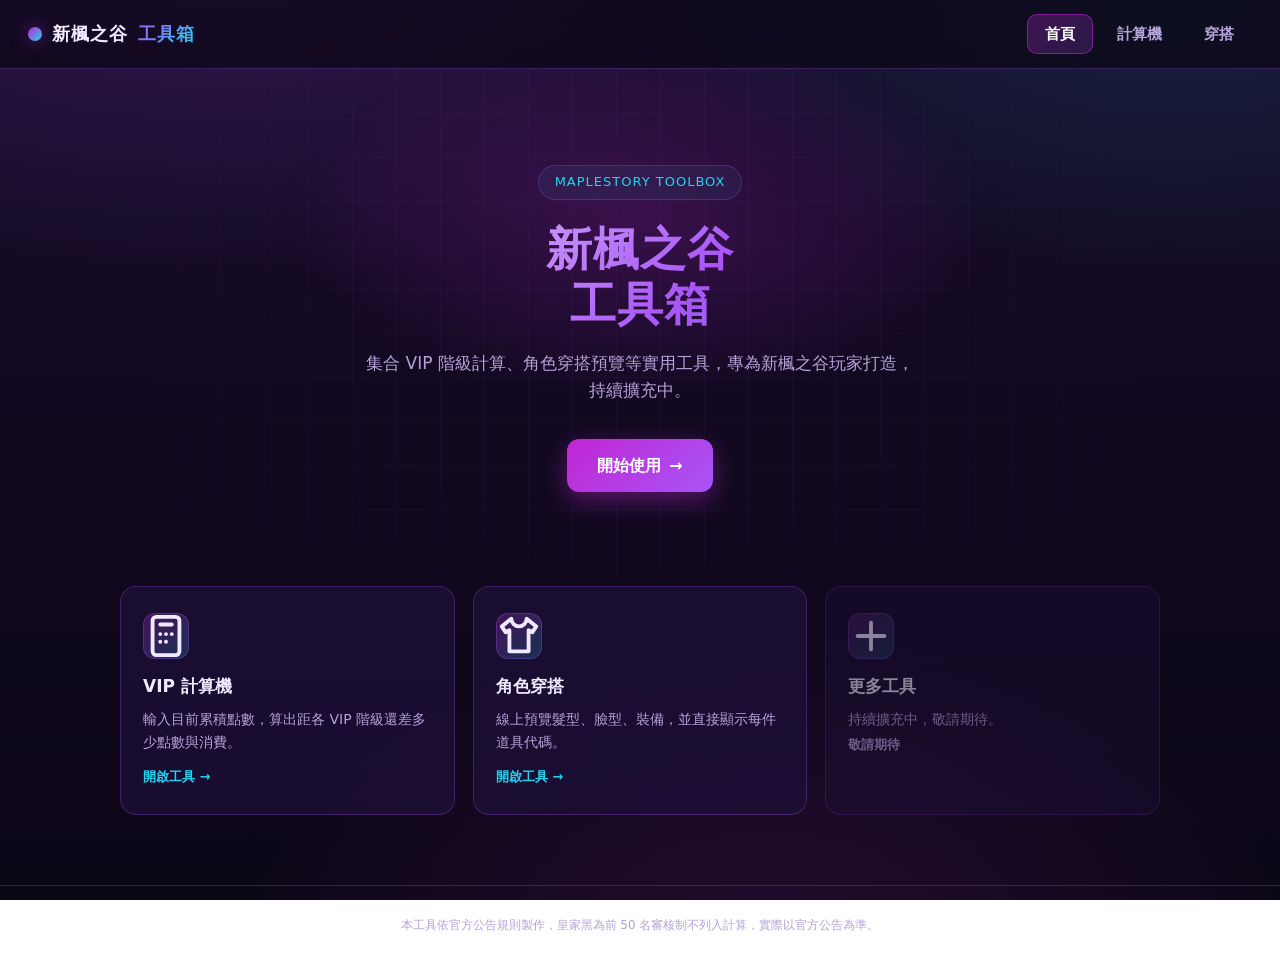
<file: index.html>
<!DOCTYPE html>
<html lang="zh-Hant">
<head>
    <meta charset="UTF-8">
    <meta name="viewport" content="width=device-width, initial-scale=1.0">
    <title>新楓之谷 工具箱 — 首頁</title>
    <link rel="stylesheet" href="style.css">
</head>
<body>
    <!-- 頂部導覽 bar -->
    <nav class="navbar">
        <a class="nav-logo" href="index.html">
            <span class="logo-dot"></span>新楓之谷 <span class="logo-accent">工具箱</span>
        </a>
        <div class="nav-links">
            <a href="index.html" class="active">首頁</a>
            <a href="calculator.html">計算機</a>
            <a href="dress.html">穿搭</a>
        </div>
    </nav>

    <!-- Hero banner -->
    <header class="hero">
        <span class="hero-tag">MAPLESTORY TOOLBOX</span>
        <h1>新楓之谷<br>工具箱</h1>
        <p class="lead">集合 VIP 階級計算、角色穿搭預覽等實用工具，專為新楓之谷玩家打造，持續擴充中。</p>
        <a class="btn-neon" href="#tools">開始使用 <span class="arrow">&rarr;</span></a>
    </header>

    <!-- 特色介紹 -->
    <main class="wrap">
        <div class="features" id="tools">
            <a class="feature tool-card" href="calculator.html">
                <div class="f-icon">
                    <svg viewBox="0 0 24 24" fill="none" stroke="currentColor" stroke-width="2" stroke-linecap="round" stroke-linejoin="round"><rect x="5" y="2" width="14" height="20" rx="2"/><line x1="9" y1="6" x2="15" y2="6"/><line x1="9" y1="11" x2="9.01" y2="11"/><line x1="12" y1="11" x2="12.01" y2="11"/><line x1="15" y1="11" x2="15.01" y2="11"/><line x1="9" y1="15" x2="9.01" y2="15"/><line x1="12" y1="15" x2="12.01" y2="15"/></svg>
                </div>
                <h3>VIP 計算機</h3>
                <p>輸入目前累積點數，算出距各 VIP 階級還差多少點數與消費。</p>
                <span class="tool-go">開啟工具 &rarr;</span>
            </a>
            <a class="feature tool-card" href="dress.html">
                <div class="f-icon">
                    <svg viewBox="0 0 24 24" fill="none" stroke="currentColor" stroke-width="2" stroke-linecap="round" stroke-linejoin="round"><path d="M8 3 3 7l2 3 2-1v11h10V9l2 1 2-3-5-4a4 4 0 0 1-8 0z"/></svg>
                </div>
                <h3>角色穿搭</h3>
                <p>線上預覽髮型、臉型、裝備，並直接顯示每件道具代碼。</p>
                <span class="tool-go">開啟工具 &rarr;</span>
            </a>
            <div class="feature tool-card disabled">
                <div class="f-icon">
                    <svg viewBox="0 0 24 24" fill="none" stroke="currentColor" stroke-width="2" stroke-linecap="round" stroke-linejoin="round"><line x1="12" y1="5" x2="12" y2="19"/><line x1="5" y1="12" x2="19" y2="12"/></svg>
                </div>
                <h3>更多工具</h3>
                <p>持續擴充中，敬請期待。</p>
                <span class="tool-go muted">敬請期待</span>
            </div>
        </div>
    </main>

    <footer class="page-footer">
        <p>本工具依官方公告規則製作，皇家黑為前 50 名審核制不列入計算，實際以官方公告為準。</p>
    </footer>
</body>
</html>
</file>
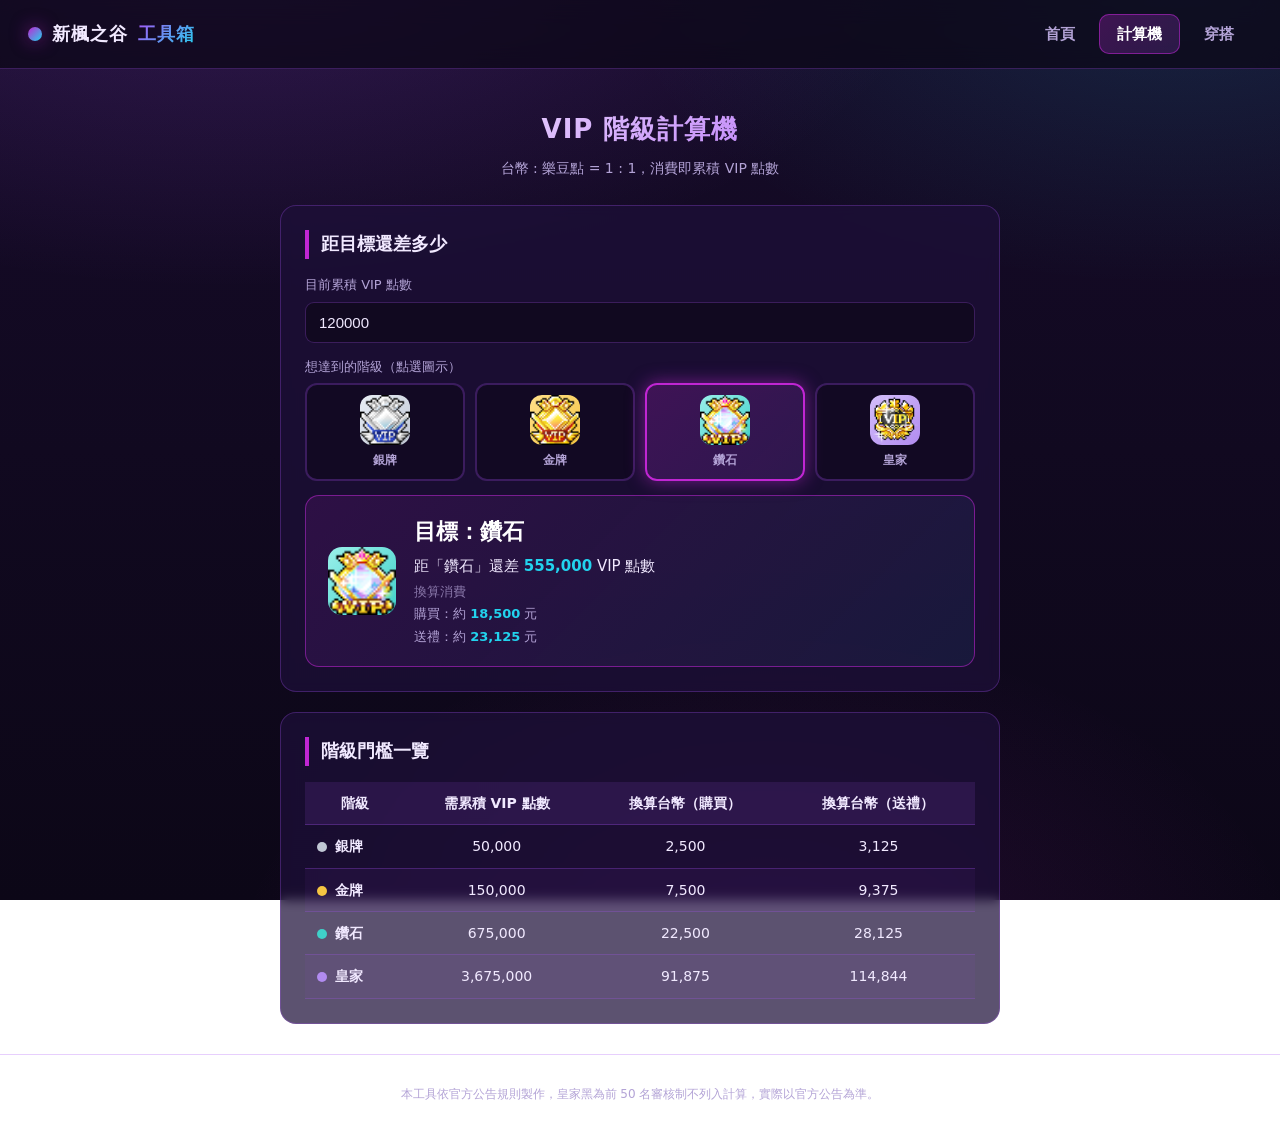
<file: calculator.html>
<!DOCTYPE html>
<html lang="zh-Hant">
<head>
    <meta charset="UTF-8">
    <meta name="viewport" content="width=device-width, initial-scale=1.0">
    <title>新楓之谷 工具箱 — VIP 計算機</title>
    <link rel="stylesheet" href="style.css">
</head>
<body>
    <!-- 頂部導覽 bar -->
    <nav class="navbar">
        <a class="nav-logo" href="index.html">
            <span class="logo-dot"></span>新楓之谷 <span class="logo-accent">工具箱</span>
        </a>
        <div class="nav-links">
            <a href="index.html">首頁</a>
            <a href="calculator.html" class="active">計算機</a>
            <a href="dress.html">穿搭</a>
        </div>
    </nav>

    <div class="wrap narrow">
        <div class="section-title">
            <h2>VIP 階級計算機</h2>
            <p>台幣 : 樂豆點 = 1 : 1，消費即累積 VIP 點數</p>
        </div>

        <!-- 目標試算：目前點數 + 目標階級 → 還差多少 -->
        <section class="card">
            <h2>距目標還差多少</h2>
            <label class="field">
                <span>目前累積 VIP 點數</span>
                <input type="number" id="cPoints" min="0" step="1000" placeholder="例如：120000" value="120000">
            </label>
            <div class="field">
                <span>想達到的階級（點選圖示）</span>
                <div class="tier-picker" id="tierPicker"></div>
            </div>
            <div class="result-badge" id="goalResult"></div>
        </section>

        <!-- 階級門檻一覽 -->
        <section class="card overview">
            <h2>階級門檻一覽</h2>
            <div class="table-wrap">
                <table id="thresholdTable">
                    <thead>
                        <tr>
                            <th>階級</th>
                            <th>需累積 VIP 點數</th>
                            <th>換算台幣（購買）</th>
                            <th>換算台幣（送禮）</th>
                        </tr>
                    </thead>
                    <tbody></tbody>
                </table>
            </div>
        </section>
    </div>

    <footer class="page-footer">
        <p>本工具依官方公告規則製作，皇家黑為前 50 名審核制不列入計算，實際以官方公告為準。</p>
    </footer>

    <script src="script.js"></script>
</body>
</html>
</file>
<file: style.css>
/* =========================================================
 * 新楓之谷 VIP 階級計算機 — 紫色霓虹電競風
 * 共用樣式（首頁 index.html + 計算機 calculator.html）
 * ========================================================= */

/* ===== 全域 ===== */
* {
    margin: 0;
    padding: 0;
    box-sizing: border-box;
}

:root {
    /* 背景 */
    --bg-0: #0c0717;
    --bg-1: #160b29;
    --panel: rgba(30, 16, 58, 0.72);
    --panel-2: #1a0f33;
    --border: rgba(168, 85, 247, 0.28);
    --border-strong: rgba(192, 38, 211, 0.55);

    /* 文字 */
    --text: #f1e9ff;
    --text-dim: #b3a3d6;

    /* 霓虹主色 */
    --neon: #c026d3;
    --neon-2: #a855f7;
    --neon-cyan: #22d3ee;
    --glow: 0 0 18px rgba(192, 38, 211, 0.55);

    /* 各 VIP 階級代表色 */
    --lv-none: #6b7280;
    --lv-silver: #c0c7d4;
    --lv-gold: #f5c542;
    --lv-diamond: #3fd0c9;
    --lv-royal: #b18bf0;
}

body {
    font-family: "Microsoft JhengHei", "PingFang TC", "Noto Sans TC", system-ui, sans-serif;
    color: var(--text);
    line-height: 1.6;
    min-height: 100vh;
    background:
        radial-gradient(1200px 600px at 18% -8%, rgba(168, 85, 247, 0.20), transparent 60%),
        radial-gradient(1000px 520px at 92% 0%, rgba(34, 211, 238, 0.12), transparent 55%),
        radial-gradient(900px 600px at 60% 110%, rgba(192, 38, 211, 0.14), transparent 60%),
        linear-gradient(180deg, var(--bg-1), var(--bg-0));
    background-attachment: fixed;
}

a {
    text-decoration: none;
}

/* ===== 頂部導覽 bar ===== */
.navbar {
    position: sticky;
    top: 0;
    z-index: 50;
    display: flex;
    align-items: center;
    justify-content: space-between;
    padding: 14px 28px;
    background: rgba(12, 7, 23, 0.72);
    backdrop-filter: blur(12px);
    -webkit-backdrop-filter: blur(12px);
    border-bottom: 1px solid var(--border);
}

.nav-logo {
    display: flex;
    align-items: center;
    gap: 10px;
    font-weight: 800;
    font-size: 18px;
    letter-spacing: 1px;
    color: var(--text);
}

.nav-logo .logo-dot {
    width: 14px;
    height: 14px;
    border-radius: 50%;
    background: linear-gradient(135deg, var(--neon), var(--neon-cyan));
    box-shadow: var(--glow);
}

.nav-logo .logo-accent {
    background: linear-gradient(135deg, var(--neon-2), var(--neon-cyan));
    -webkit-background-clip: text;
    background-clip: text;
    -webkit-text-fill-color: transparent;
}

.nav-links {
    display: flex;
    gap: 6px;
}

.nav-links a {
    color: var(--text-dim);
    padding: 8px 18px;
    border-radius: 10px;
    font-size: 15px;
    font-weight: 600;
    transition: color 0.15s, background 0.15s;
}

.nav-links a:hover {
    color: var(--text);
    background: rgba(168, 85, 247, 0.12);
}

.nav-links a.active {
    color: #fff;
    background: linear-gradient(135deg, rgba(192, 38, 211, 0.28), rgba(168, 85, 247, 0.18));
    box-shadow: inset 0 0 0 1px var(--border-strong);
}

/* ===== 共用容器 ===== */
.wrap {
    max-width: 1080px;
    margin: 0 auto;
    padding: 0 20px;
}

.wrap.narrow {
    max-width: 760px;
}

/* ===== 霓虹按鈕 ===== */
.btn-neon {
    display: inline-flex;
    align-items: center;
    gap: 8px;
    padding: 14px 30px;
    border-radius: 12px;
    font-size: 16px;
    font-weight: 700;
    color: #fff;
    background: linear-gradient(135deg, var(--neon), var(--neon-2));
    box-shadow: 0 8px 26px rgba(192, 38, 211, 0.42);
    transition: transform 0.15s, box-shadow 0.15s;
}

.btn-neon:hover {
    transform: translateY(-2px);
    box-shadow: 0 12px 32px rgba(192, 38, 211, 0.58);
}

.btn-neon .arrow {
    transition: transform 0.15s;
}

.btn-neon:hover .arrow {
    transform: translateX(4px);
}

/* ===== 首頁 Hero ===== */
.hero {
    position: relative;
    text-align: center;
    padding: 96px 20px 84px;
    overflow: hidden;
}

/* Hero 背景裝飾光暈與網格 */
.hero::before {
    content: "";
    position: absolute;
    inset: 0;
    background:
        radial-gradient(520px 260px at 50% 30%, rgba(192, 38, 211, 0.22), transparent 70%),
        linear-gradient(rgba(168, 85, 247, 0.05) 1px, transparent 1px),
        linear-gradient(90deg, rgba(168, 85, 247, 0.05) 1px, transparent 1px);
    background-size: 100% 100%, 44px 44px, 44px 44px;
    -webkit-mask-image: radial-gradient(circle at 50% 35%, #000 40%, transparent 75%);
    mask-image: radial-gradient(circle at 50% 35%, #000 40%, transparent 75%);
    z-index: 0;
}

.hero > * {
    position: relative;
    z-index: 1;
}

.hero-tag {
    display: inline-block;
    padding: 6px 16px;
    margin-bottom: 22px;
    border-radius: 999px;
    font-size: 13px;
    letter-spacing: 1px;
    color: var(--neon-cyan);
    border: 1px solid var(--border);
    background: rgba(34, 211, 238, 0.06);
}

.hero h1 {
    font-size: 46px;
    font-weight: 800;
    line-height: 1.2;
    letter-spacing: 1px;
    background: linear-gradient(135deg, #ffffff 10%, var(--neon-2) 55%, var(--neon-cyan));
    -webkit-background-clip: text;
    background-clip: text;
    -webkit-text-fill-color: transparent;
}

.hero p.lead {
    max-width: 560px;
    margin: 18px auto 34px;
    font-size: 17px;
    color: var(--text-dim);
}

/* ===== 首頁特色卡 ===== */
.features {
    display: grid;
    grid-template-columns: repeat(3, 1fr);
    gap: 18px;
    margin: 10px 0 70px;
}

.feature {
    background: var(--panel);
    border: 1px solid var(--border);
    border-radius: 16px;
    padding: 26px 22px;
    transition: transform 0.15s, border-color 0.15s;
}

.feature:hover {
    transform: translateY(-4px);
    border-color: var(--border-strong);
}

.feature .f-icon {
    width: 46px;
    height: 46px;
    display: flex;
    align-items: center;
    justify-content: center;
    margin-bottom: 14px;
    border-radius: 12px;
    font-size: 22px;
    background: linear-gradient(135deg, rgba(192, 38, 211, 0.25), rgba(34, 211, 238, 0.18));
    box-shadow: inset 0 0 0 1px var(--border);
}

.feature h3 {
    font-size: 17px;
    margin-bottom: 8px;
}

.feature p {
    font-size: 14px;
    color: var(--text-dim);
}

/* ===== 卡片（計算機頁） ===== */
.section-title {
    text-align: center;
    margin: 40px 0 26px;
}

.section-title h2 {
    font-size: 26px;
    letter-spacing: 1px;
    background: linear-gradient(135deg, #fff, var(--neon-2));
    -webkit-background-clip: text;
    background-clip: text;
    -webkit-text-fill-color: transparent;
}

.section-title p {
    margin-top: 6px;
    font-size: 14px;
    color: var(--text-dim);
}

.card {
    background: var(--panel);
    border: 1px solid var(--border);
    border-radius: 16px;
    padding: 24px;
    margin-bottom: 20px;
    backdrop-filter: blur(6px);
    -webkit-backdrop-filter: blur(6px);
}

.card h2 {
    font-size: 18px;
    margin-bottom: 16px;
    padding-left: 12px;
    border-left: 4px solid var(--neon);
}

/* ===== 輸入區 ===== */
.field {
    display: flex;
    flex-direction: column;
    gap: 6px;
    font-size: 13px;
    margin-bottom: 14px;
}

.field span {
    color: var(--text-dim);
}

.field input,
.field select {
    background: rgba(12, 7, 23, 0.6);
    border: 1px solid var(--border);
    border-radius: 9px;
    color: var(--text);
    padding: 11px 13px;
    font-size: 15px;
    outline: none;
    transition: border-color 0.15s, box-shadow 0.15s;
}

.field input:focus,
.field select:focus {
    border-color: var(--neon-2);
    box-shadow: 0 0 0 3px rgba(168, 85, 247, 0.18);
}

/* ===== 目標階級徽章選擇器 ===== */
.tier-picker {
    display: flex;
    gap: 10px;
}

.tier-opt {
    flex: 1;
    display: flex;
    flex-direction: column;
    align-items: center;
    gap: 7px;
    padding: 10px 4px;
    background: rgba(12, 7, 23, 0.5);
    border: 2px solid var(--border);
    border-radius: 12px;
    color: var(--text-dim);
    font-size: 12px;
    cursor: pointer;
    transition: border-color 0.15s, background 0.15s, color 0.15s, transform 0.15s;
}

.tier-opt:hover {
    border-color: var(--neon-2);
    transform: translateY(-2px);
}

.tier-opt.selected {
    color: #fff;
    border-color: var(--neon);
    background: linear-gradient(135deg, rgba(192, 38, 211, 0.22), rgba(168, 85, 247, 0.14));
    box-shadow: var(--glow);
}

.tier-opt .badge {
    width: 50px;
    height: 50px;
    border-radius: 12px;
}

.tier-opt .badge-text {
    font-size: 11px;
}

.tier-opt-name {
    font-weight: 600;
}

/* ===== 計算結果（徽章 + 文字） ===== */
.result-badge {
    display: flex;
    align-items: center;
    gap: 18px;
    margin-top: 6px;
    padding: 18px 22px;
    background: linear-gradient(135deg, rgba(192, 38, 211, 0.12), rgba(34, 211, 238, 0.06));
    border: 1px solid var(--border-strong);
    border-radius: 14px;
}

.res-info {
    display: flex;
    flex-direction: column;
    gap: 4px;
}

.res-tier {
    font-size: 22px;
    font-weight: 700;
    color: #fff;
}

.res-sub {
    font-size: 15px;
    color: var(--text);
}

.res-cost {
    display: flex;
    flex-direction: column;
    gap: 2px;
    font-size: 13px;
    color: var(--text-dim);
}

.res-cost span {
    white-space: nowrap;
}

.res-cost-title {
    opacity: 0.7;
}

.res-info b {
    color: var(--neon-cyan);
}

/* ===== 徽章 ===== */
.badge {
    position: relative;
    flex-shrink: 0;
    display: flex;
    align-items: center;
    justify-content: center;
    width: 68px;
    height: 68px;
    border-radius: 14px;
    overflow: hidden;
}

.badge-img {
    position: relative;
    z-index: 2;
    width: 100%;
    height: 100%;
    object-fit: contain;
}

/* 圖檔載入失敗時露出的文字（平時被圖蓋住） */
.badge-text {
    position: absolute;
    z-index: 1;
    font-weight: 700;
    font-size: 15px;
    color: #0c0717;
}

/* 各階級背景色（圖檔載入失敗時可見） */
.badge.lv-none { background: var(--lv-none); }
.badge.lv-silver { background: linear-gradient(135deg, #e8edf5, var(--lv-silver)); }
.badge.lv-gold { background: linear-gradient(135deg, #ffe08a, var(--lv-gold)); }
.badge.lv-diamond { background: linear-gradient(135deg, #9af0ea, var(--lv-diamond)); }
.badge.lv-royal { background: linear-gradient(135deg, #d3befa, var(--lv-royal)); }
.badge.lv-none .badge-text { color: var(--text); }

/* ===== 表格 ===== */
.table-wrap {
    overflow-x: auto;
}

table {
    width: 100%;
    border-collapse: collapse;
    font-size: 14px;
}

th, td {
    padding: 10px 12px;
    text-align: center;
    border-bottom: 1px solid var(--border);
    white-space: nowrap;
}

thead th {
    background: rgba(168, 85, 247, 0.12);
    color: var(--text);
    font-weight: 600;
}

tbody tr:nth-child(even) {
    background: rgba(168, 85, 247, 0.05);
}

td.tier-cell {
    font-weight: 700;
    text-align: left;
}

.mini-dot {
    display: inline-block;
    width: 10px;
    height: 10px;
    border-radius: 50%;
    margin-right: 8px;
    vertical-align: middle;
}

.mini-dot.lv-silver { background: var(--lv-silver); }
.mini-dot.lv-gold { background: var(--lv-gold); }
.mini-dot.lv-diamond { background: var(--lv-diamond); }
.mini-dot.lv-royal { background: var(--lv-royal); }

/* ===== 頁尾 ===== */
.page-footer {
    text-align: center;
    color: var(--text-dim);
    font-size: 12px;
    padding: 30px 20px 40px;
    border-top: 1px solid var(--border);
    margin-top: 30px;
}

/* ===== RWD ===== */
@media (max-width: 820px) {
    .features {
        grid-template-columns: 1fr;
    }

    .hero h1 {
        font-size: 32px;
    }

    .navbar {
        padding: 12px 18px;
    }

    .nav-links a {
        padding: 8px 12px;
        font-size: 14px;
    }
}

@media (max-width: 480px) {
    .result-badge {
        flex-direction: column;
        text-align: center;
    }
}

/* ===== 首頁工具入口卡 ===== */
a.tool-card {
    display: flex;
    flex-direction: column;
    color: inherit;
}

.tool-card h3 {
    color: var(--text);
}

.tool-go {
    margin-top: 14px;
    font-size: 13px;
    font-weight: 700;
    color: var(--neon-cyan);
}

.tool-go.muted {
    color: var(--text-dim);
}

.tool-card.disabled {
    opacity: 0.55;
}

/* ===== 穿搭器 ===== */
.wrap.wide {
    max-width: 1840px;
}

.dress-grid {
    display: grid;
    grid-template-columns: 300px 1fr 460px;
    gap: 20px;
    margin-bottom: 18px;
    align-items: start;
}

.dress-grid .card {
    margin-bottom: 0;
}

.preview-col {
    align-items: center;
}

.preview-stage {
    width: 100%;
    min-height: 300px;
    display: flex;
    align-items: center;
    justify-content: center;
    padding: 16px;
    border-radius: 14px;
    background:
        radial-gradient(circle at 50% 42%, rgba(192, 38, 211, 0.20), transparent 70%),
        rgba(12, 7, 23, 0.5);
    border: 1px solid var(--border);
}

#charPreview {
    image-rendering: pixelated;
    max-height: 280px;
}

.skin-row {
    display: flex;
    align-items: center;
    gap: 12px;
    margin-top: 16px;
}

.skin-label {
    font-size: 13px;
    color: var(--text-dim);
}

.skin-name {
    font-size: 13px;
    font-weight: 600;
    color: var(--neon-cyan);
    margin-left: 2px;
}

.skin-tones {
    display: flex;
    flex-wrap: wrap;
    gap: 8px;
    margin-top: 10px;
}

.skin-dot {
    display: flex;
    flex-direction: column;
    align-items: center;
    gap: 3px;
    width: 56px;
    padding: 5px 2px 4px;
    border-radius: 9px;
    border: 2px solid var(--border);
    background: rgba(12, 7, 23, 0.5);
    cursor: pointer;
    transition: border-color 0.15s, background 0.15s;
}

/* 色塊：完整顯示小人，膚色差異在身體一眼可辨 */
.skin-sw {
    width: 44px;
    height: 48px;
    overflow: hidden;
    border-radius: 6px;
    background: rgba(0, 0, 0, 0.25);
}

.skin-sw img {
    width: 100%;
    height: 100%;
    object-fit: contain;
    object-position: center;
    image-rendering: pixelated;
}

.skin-cap {
    font-size: 11px;
    line-height: 1.1;
    color: var(--text-dim);
}

.skin-dot:hover {
    border-color: var(--neon-2);
}

.skin-dot:hover .skin-cap {
    color: var(--text);
}

.skin-dot.active {
    border-color: var(--neon);
    box-shadow: var(--glow);
    background: linear-gradient(135deg, rgba(192, 38, 211, 0.22), rgba(168, 85, 247, 0.12));
}

.skin-dot.active .skin-cap {
    color: #fff;
}

/* 分類 tabs */
.cat-tabs {
    display: flex;
    flex-wrap: wrap;
    gap: 8px;
    margin-bottom: 14px;
}

.cat-tab {
    padding: 8px 16px;
    border-radius: 999px;
    border: 1px solid var(--border);
    background: rgba(12, 7, 23, 0.5);
    color: var(--text-dim);
    font-size: 14px;
    cursor: pointer;
    transition: color 0.15s, border-color 0.15s, background 0.15s;
}

.cat-tab:hover {
    color: var(--text);
    border-color: var(--neon-2);
}

.cat-tab.active {
    color: #fff;
    border-color: var(--neon);
    background: linear-gradient(135deg, rgba(192, 38, 211, 0.3), rgba(168, 85, 247, 0.18));
}

/* 篩選列（道具類型 / 性別 下拉選單） */
.filter-bar {
    display: flex;
    flex-wrap: wrap;
    gap: 10px;
    margin-bottom: 12px;
}

.filter-field {
    display: flex;
    align-items: center;
    gap: 6px;
    flex: 1 1 0;
    min-width: 0;
}

.filter-field > span {
    font-size: 13px;
    color: var(--text-dim);
    white-space: nowrap;
}

.filter-select {
    flex: 1 1 auto;
    min-width: 0;
    background: rgba(12, 7, 23, 0.6);
    border: 1px solid var(--border);
    border-radius: 8px;
    color: var(--text);
    padding: 7px 10px;
    font-size: 14px;
    cursor: pointer;
    outline: none;
    transition: border-color 0.15s, box-shadow 0.15s;
}

.filter-select:hover {
    border-color: var(--neon-2);
}

.filter-select:focus {
    border-color: var(--neon-2);
    box-shadow: 0 0 0 3px rgba(168, 85, 247, 0.18);
}

.filter-select option {
    background: #140a26;
    color: var(--text);
}

/* 搜尋框 */
.search-bar {
    margin-bottom: 14px;
}

.search-bar input {
    width: 100%;
    background: rgba(12, 7, 23, 0.6);
    border: 1px solid var(--border);
    border-radius: 9px;
    color: var(--text);
    padding: 10px 14px;
    font-size: 15px;
    outline: none;
    transition: border-color 0.15s, box-shadow 0.15s;
}

.search-bar input:focus {
    border-color: var(--neon-2);
    box-shadow: 0 0 0 3px rgba(168, 85, 247, 0.18);
}

/* 道具網格 */
.item-grid {
    display: grid;
    grid-template-columns: repeat(auto-fill, minmax(84px, 1fr));
    gap: 10px;
    min-height: 120px;
}

.item-card {
    position: relative;
    display: flex;
    flex-direction: column;
    align-items: center;
    gap: 4px;
    padding: 8px 4px;
    border: 2px solid var(--border);
    border-radius: 10px;
    background: rgba(12, 7, 23, 0.4);
    color: var(--text-dim);
    cursor: pointer;
    transition: border-color 0.15s, transform 0.15s;
}

.item-card:hover {
    border-color: var(--neon-2);
    transform: translateY(-2px);
}

.item-card.selected {
    border-color: var(--neon);
    box-shadow: var(--glow);
    background: rgba(192, 38, 211, 0.12);
}

.item-thumb {
    width: 44px;
    height: 44px;
    object-fit: contain;
    image-rendering: pixelated;
}

.item-name {
    font-size: 11px;
    color: var(--text);
    text-align: center;
    line-height: 1.3;
    max-height: 2.6em;
    overflow: hidden;
}

.item-id {
    font-size: 11px;
    color: var(--neon-cyan);
    font-variant-numeric: tabular-nums;
}

/* 可染色圖示（現金裝） */
.dye-badge {
    position: absolute;
    top: 4px;
    right: 4px;
    width: 15px;
    height: 15px;
    color: var(--neon-cyan);
    opacity: 0.9;
    pointer-events: none;
}

.dye-badge svg {
    width: 100%;
    height: 100%;
    filter: drop-shadow(0 0 2px rgba(0, 0, 0, 0.7));
}

.grid-hint {
    grid-column: 1 / -1;
    text-align: center;
    color: var(--text-dim);
    font-size: 14px;
    padding: 24px 0;
}

/* 滾動容器（衣櫃道具往下滑追加） */
.item-scroll {
    max-height: 60vh;
    overflow-y: auto;
    padding-right: 6px;
}

.item-scroll::-webkit-scrollbar {
    width: 8px;
}

.item-scroll::-webkit-scrollbar-thumb {
    background: var(--border-strong);
    border-radius: 4px;
}

.item-scroll::-webkit-scrollbar-track {
    background: transparent;
}

.scroll-hint {
    text-align: center;
    color: var(--text-dim);
    font-size: 12px;
    padding: 14px 0 4px;
}

/* 已穿清單（左欄，垂直列表，可點選染色） */
.worn-list {
    display: flex;
    flex-direction: column;
    gap: 8px;
}

.worn-item {
    display: flex;
    align-items: center;
    gap: 10px;
    padding: 9px 10px;
    border: 1px solid var(--border);
    border-radius: 10px;
    background: rgba(12, 7, 23, 0.4);
}

.worn-pick {
    cursor: pointer;
    transition: border-color 0.15s, background 0.15s;
}

.worn-pick:hover {
    border-color: var(--neon-2);
}

.worn-pick.selected {
    border-color: var(--neon);
    background: rgba(192, 38, 211, 0.12);
    box-shadow: var(--glow);
}

.worn-base {
    opacity: 0.85;
}

.worn-thumb {
    width: 34px;
    height: 34px;
    object-fit: contain;
    image-rendering: pixelated;
    flex-shrink: 0;
}

.worn-thumb-base {
    border-radius: 8px;
    background: linear-gradient(135deg, var(--neon), var(--neon-cyan));
}

.worn-meta {
    display: flex;
    flex-direction: column;
    flex: 1;
    min-width: 0;
}

.worn-label {
    font-size: 13px;
    font-weight: 600;
    color: var(--text);
    white-space: nowrap;
    overflow: hidden;
    text-overflow: ellipsis;
}

.worn-sub {
    font-size: 12px;
    color: var(--neon-cyan);
}

.worn-dyed {
    margin-left: 6px;
    color: var(--neon-2);
}

.worn-remove {
    padding: 4px 9px;
    border-radius: 7px;
    border: 1px solid var(--border);
    background: transparent;
    color: var(--text-dim);
    font-size: 12px;
    cursor: pointer;
    flex-shrink: 0;
}

.worn-remove:hover {
    color: #fff;
    border-color: var(--neon);
}

/* 染色 / 物品資訊（中欄角色下方） */
.dye-section {
    margin-top: 22px;
    padding-top: 20px;
    border-top: 1px solid var(--border);
}

.dye-title {
    font-size: 16px;
    margin-bottom: 14px;
    padding-left: 10px;
    border-left: 4px solid var(--neon);
}

.dye-empty {
    color: var(--text-dim);
    font-size: 14px;
    padding: 8px 0;
}

.dye-head {
    display: flex;
    align-items: center;
    gap: 14px;
    margin-bottom: 16px;
}

.dye-thumb {
    width: 48px;
    height: 48px;
    object-fit: contain;
    image-rendering: pixelated;
}

.dye-info {
    display: flex;
    flex-direction: column;
    gap: 2px;
}

.dye-name {
    font-size: 16px;
    font-weight: 700;
    color: var(--text);
}

.dye-meta {
    font-size: 13px;
    color: var(--neon-cyan);
}

.dye-control {
    display: flex;
    align-items: center;
    gap: 14px;
    flex-wrap: wrap;
}

.dye-label {
    font-size: 14px;
    color: var(--text-dim);
}

.dye-label b {
    color: var(--neon-2);
    font-variant-numeric: tabular-nums;
}

#hueSlider {
    flex: 1;
    min-width: 200px;
    accent-color: var(--neon);
}

.dye-reset {
    padding: 7px 16px;
    border-radius: 8px;
    border: 1px solid var(--border);
    background: rgba(12, 7, 23, 0.5);
    color: var(--text);
    cursor: pointer;
    font-size: 14px;
}

.dye-reset:hover {
    border-color: var(--neon-2);
}

@media (max-width: 980px) {
    .dress-grid {
        grid-template-columns: 1fr;
    }

    .item-scroll {
        max-height: 52vh;
    }
}
</file>
